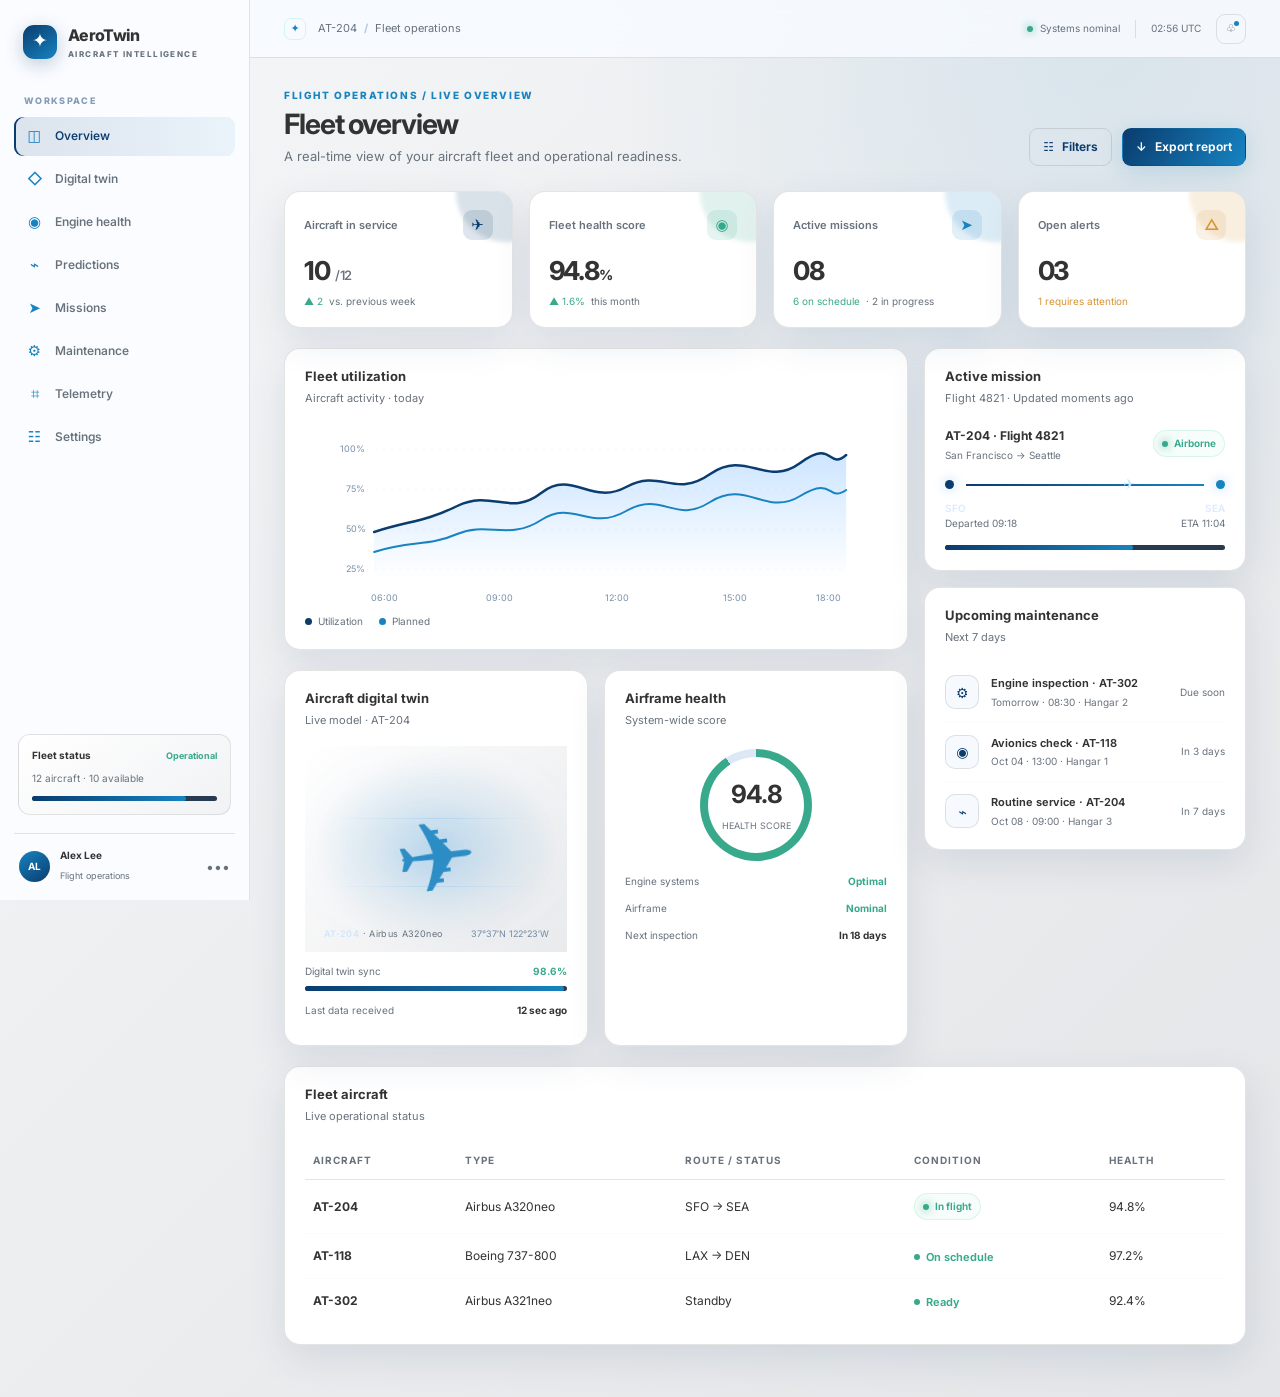
<file: index.html>
<!doctype html>
<html lang="en">
    <head>
        <meta charset="utf-8">
        <meta name="viewport" content="width=device-width, initial-scale=1">
        <meta name="theme-color" content="#08111f">
        <meta name="description" content="AeroTwin aircraft digital twin and fleet intelligence workspace">
        <title>AeroTwin · Fleet intelligence</title>
        <link rel="preconnect" href="https://fonts.googleapis.com">
        <link rel="preconnect" href="https://fonts.gstatic.com" crossorigin>
        <link href="https://fonts.googleapis.com/css2?family=Inter:wght@400;500;600;700;800&display=swap" rel="stylesheet">
        <link rel="stylesheet" href="css/main.css">
        <link rel="stylesheet" href="css/sidebar.css">
        <link rel="stylesheet" href="css/dashboard.css">
        <link rel="stylesheet" href="css/charts.css">
        <link rel="stylesheet" href="css/responsive.css">
    </head>
    <body data-page="dashboard" data-root="true">
        <script src="js/app.js"></script>
        <script src="js/dashboard.js"></script>
    </body>
</html>
</file>
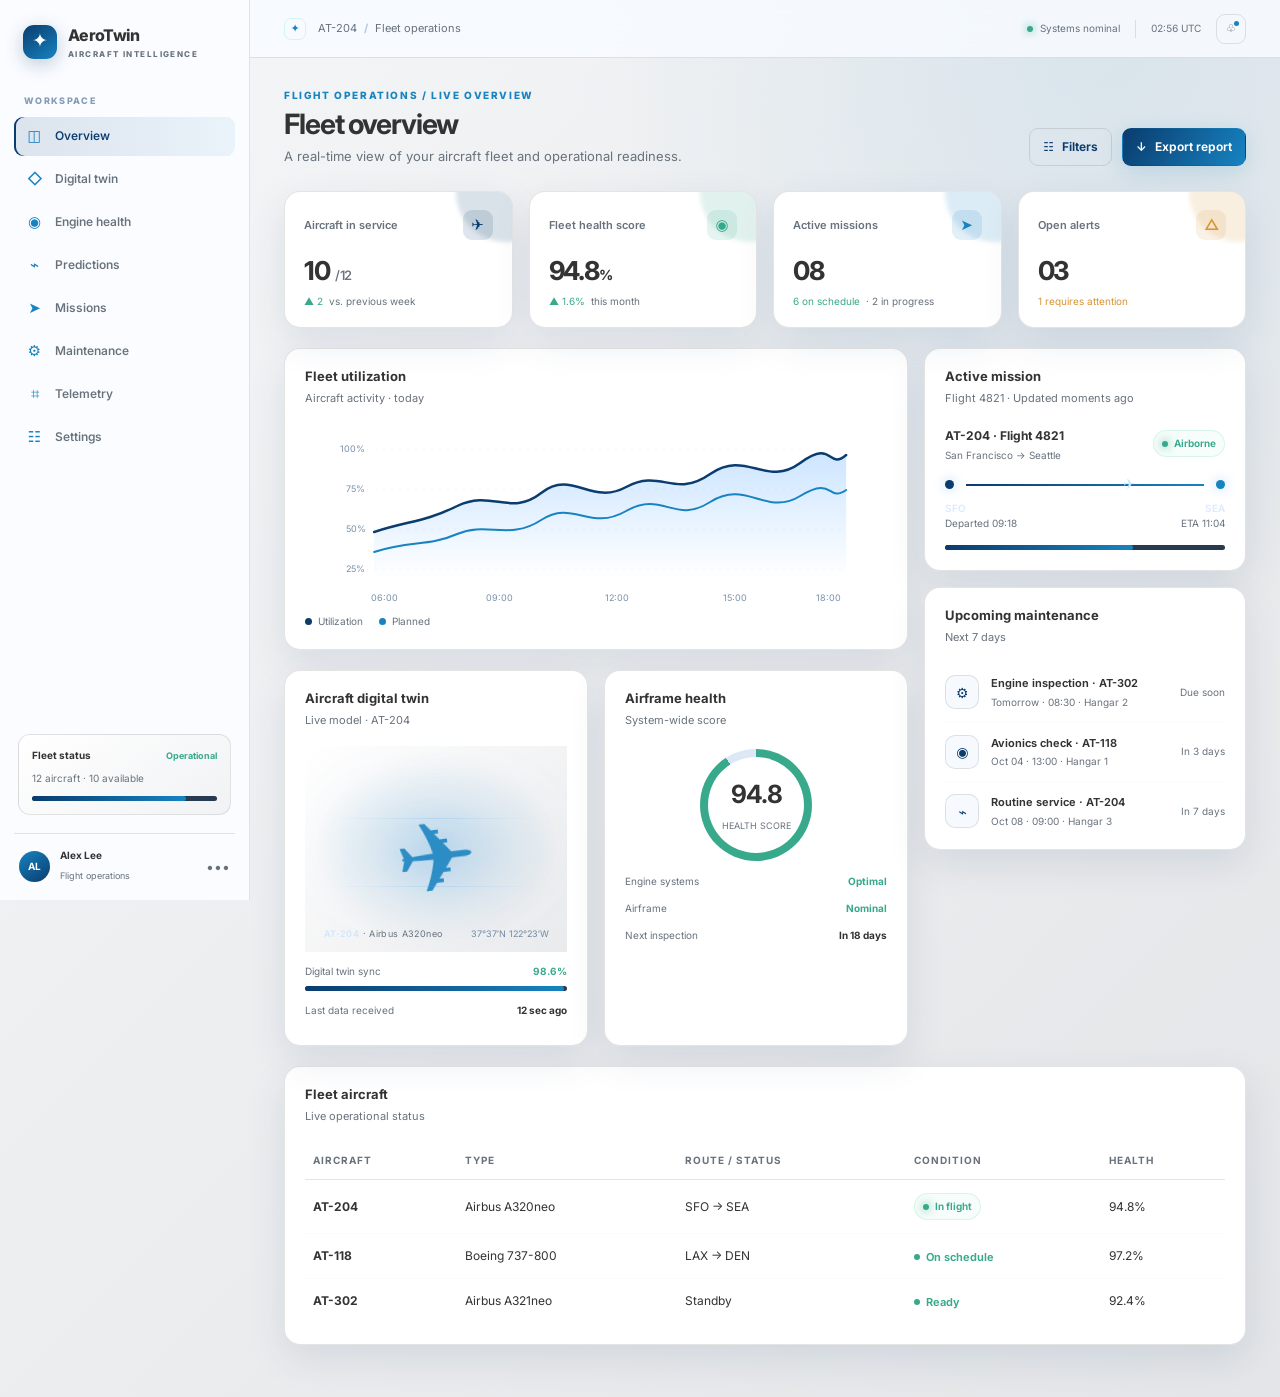
<file: pages/dashboard.html>
<!doctype html>
<html lang="en"><head><meta charset="utf-8"><meta name="viewport" content="width=device-width, initial-scale=1"><meta name="theme-color" content="#08111f"><title>Fleet overview · AeroTwin</title><link rel="preconnect" href="https://fonts.googleapis.com"><link rel="preconnect" href="https://fonts.gstatic.com" crossorigin><link href="https://fonts.googleapis.com/css2?family=Inter:wght@400;500;600;700;800&display=swap" rel="stylesheet"><link rel="stylesheet" href="../css/main.css"><link rel="stylesheet" href="../css/sidebar.css"><link rel="stylesheet" href="../css/dashboard.css"><link rel="stylesheet" href="../css/charts.css"><link rel="stylesheet" href="../css/responsive.css"></head><body data-page="dashboard"><script src="../js/app.js"></script><script src="../js/dashboard.js"></script></body></html>
</file>
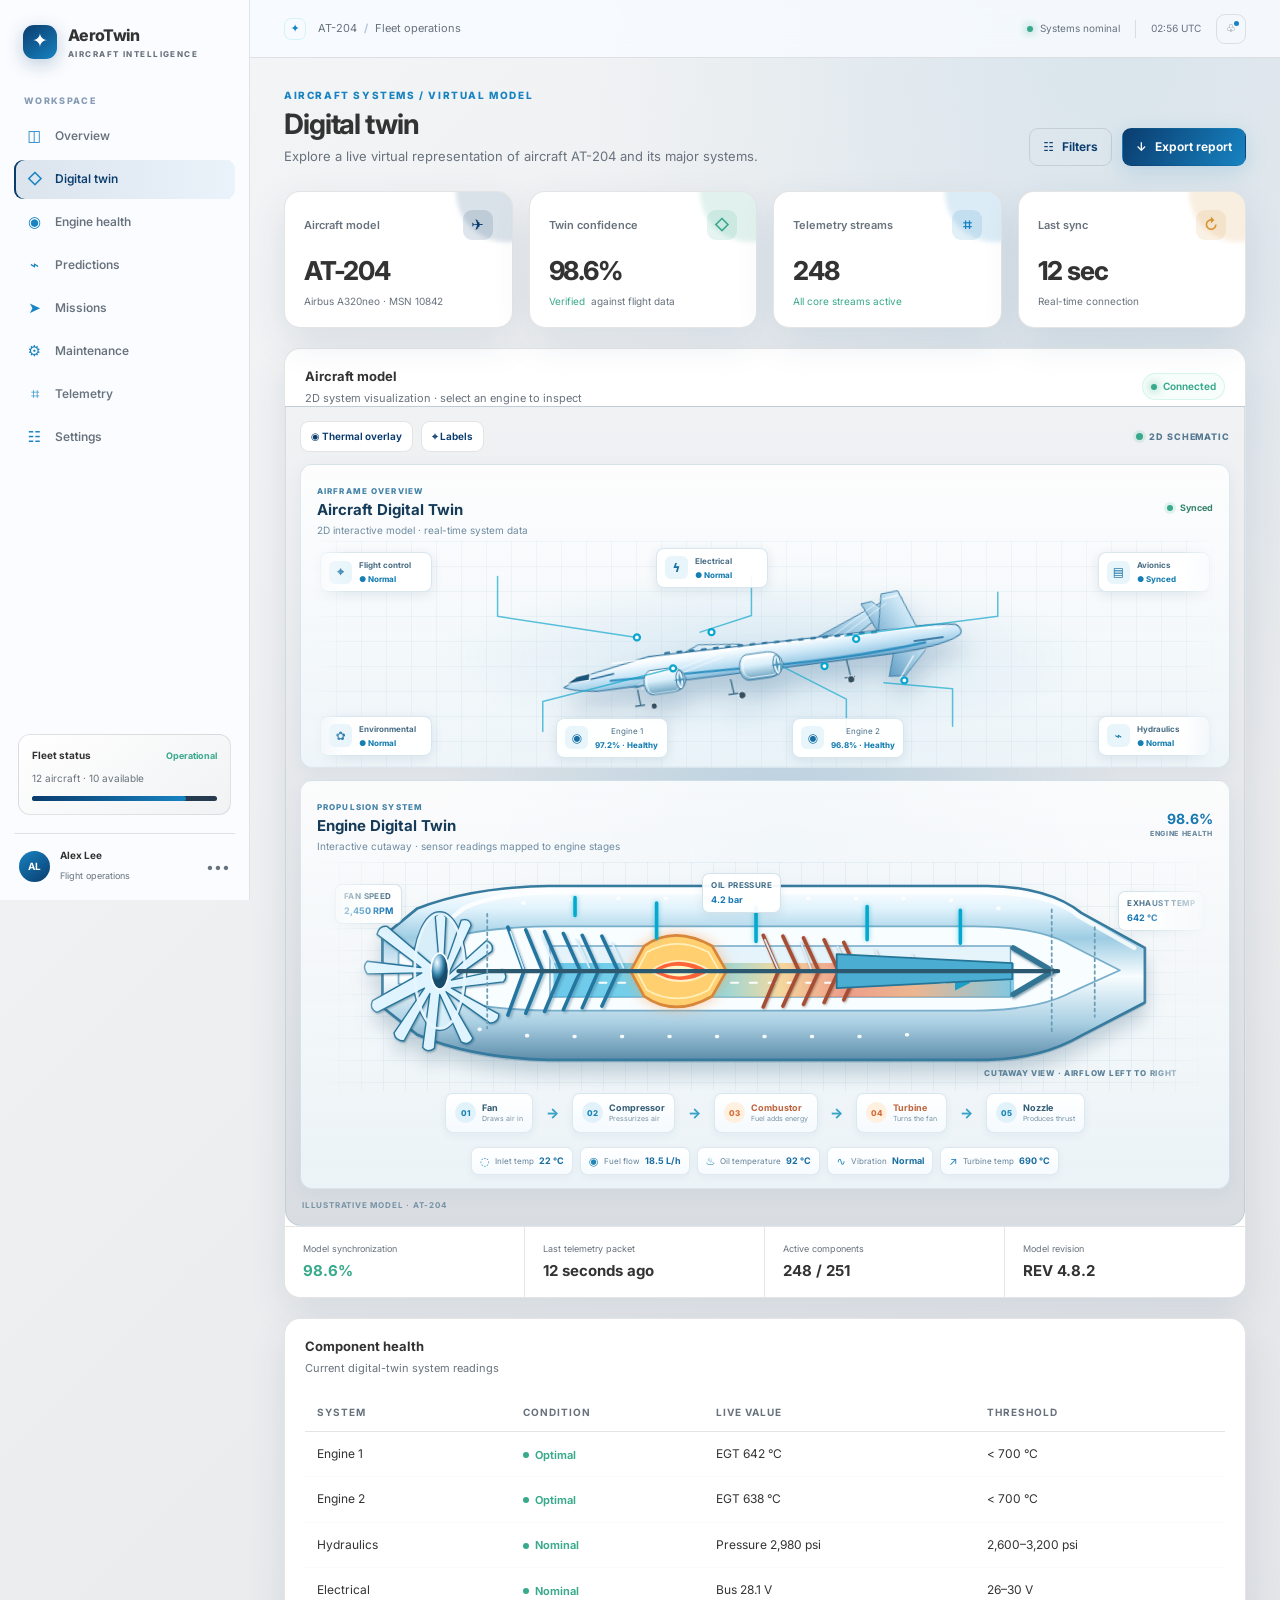
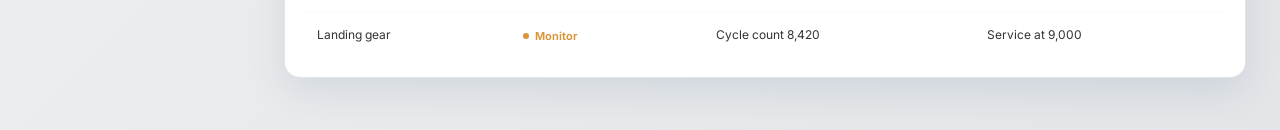
<file: pages/digital-twin.html>
<!doctype html>
<html lang="en">
    <head>
        <meta charset="utf-8">
        <meta name="viewport" content="width=device-width, initial-scale=1">
        <meta name="theme-color" content="#08111f">
        <title>Digital twin · AeroTwin</title>
        <link rel="preconnect" href="https://fonts.googleapis.com">
        <link rel="preconnect" href="https://fonts.gstatic.com" crossorigin>
        <link href="https://fonts.googleapis.com/css2?family=Inter:wght@400;500;600;700;800&display=swap" rel="stylesheet">
        <link rel="stylesheet" href="../css/main.css">
        <link rel="stylesheet" href="../css/sidebar.css">
        <link rel="stylesheet" href="../css/digital-twin.css">
        <link rel="stylesheet" href="../css/digital-twin-2d.css">
        <link rel="stylesheet" href="../css/digital-twin-callouts.css">
        <link rel="stylesheet" href="../css/charts.css">
        <link rel="stylesheet" href="../css/responsive.css">
    </head>
    <body data-page="digital-twin">
        <script src="../js/app.js"></script>
        <script src="../js/digital-twin-2d.js"></script>
    </body>
</html>
</file>
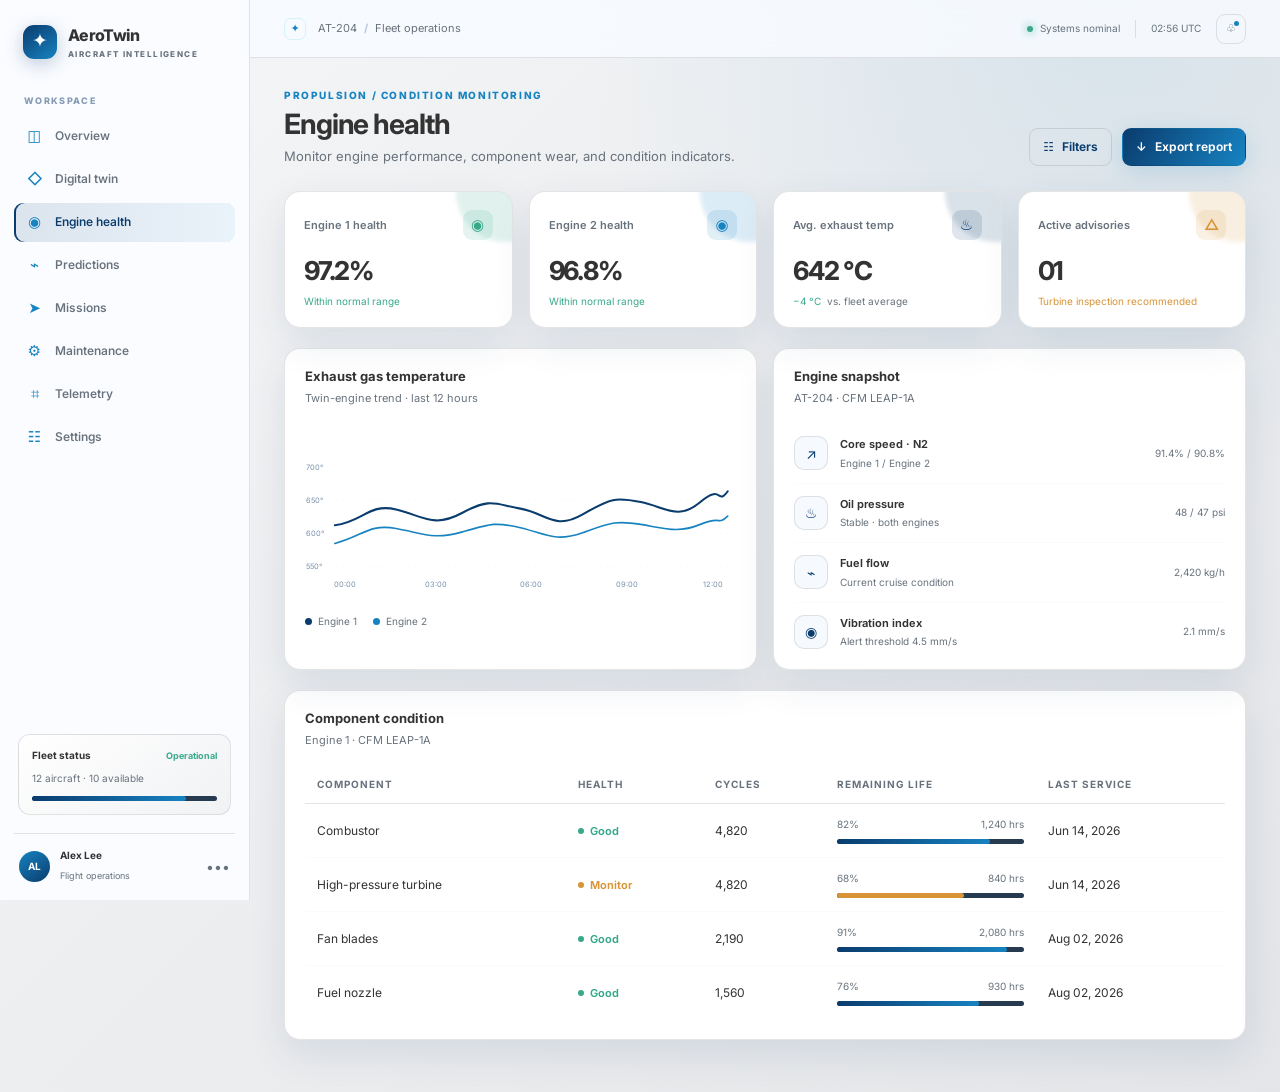
<file: pages/engine-health.html>
<!doctype html>
<html lang="en"><head><meta charset="utf-8"><meta name="viewport" content="width=device-width, initial-scale=1"><meta name="theme-color" content="#08111f"><title>Engine health · AeroTwin</title><link rel="preconnect" href="https://fonts.googleapis.com"><link rel="preconnect" href="https://fonts.gstatic.com" crossorigin><link href="https://fonts.googleapis.com/css2?family=Inter:wght@400;500;600;700;800&display=swap" rel="stylesheet"><link rel="stylesheet" href="../css/main.css"><link rel="stylesheet" href="../css/sidebar.css"><link rel="stylesheet" href="../css/charts.css"><link rel="stylesheet" href="../css/responsive.css"></head><body data-page="engine-health"><script src="../js/app.js"></script><script src="../js/engine-health.js"></script></body></html>
</file>
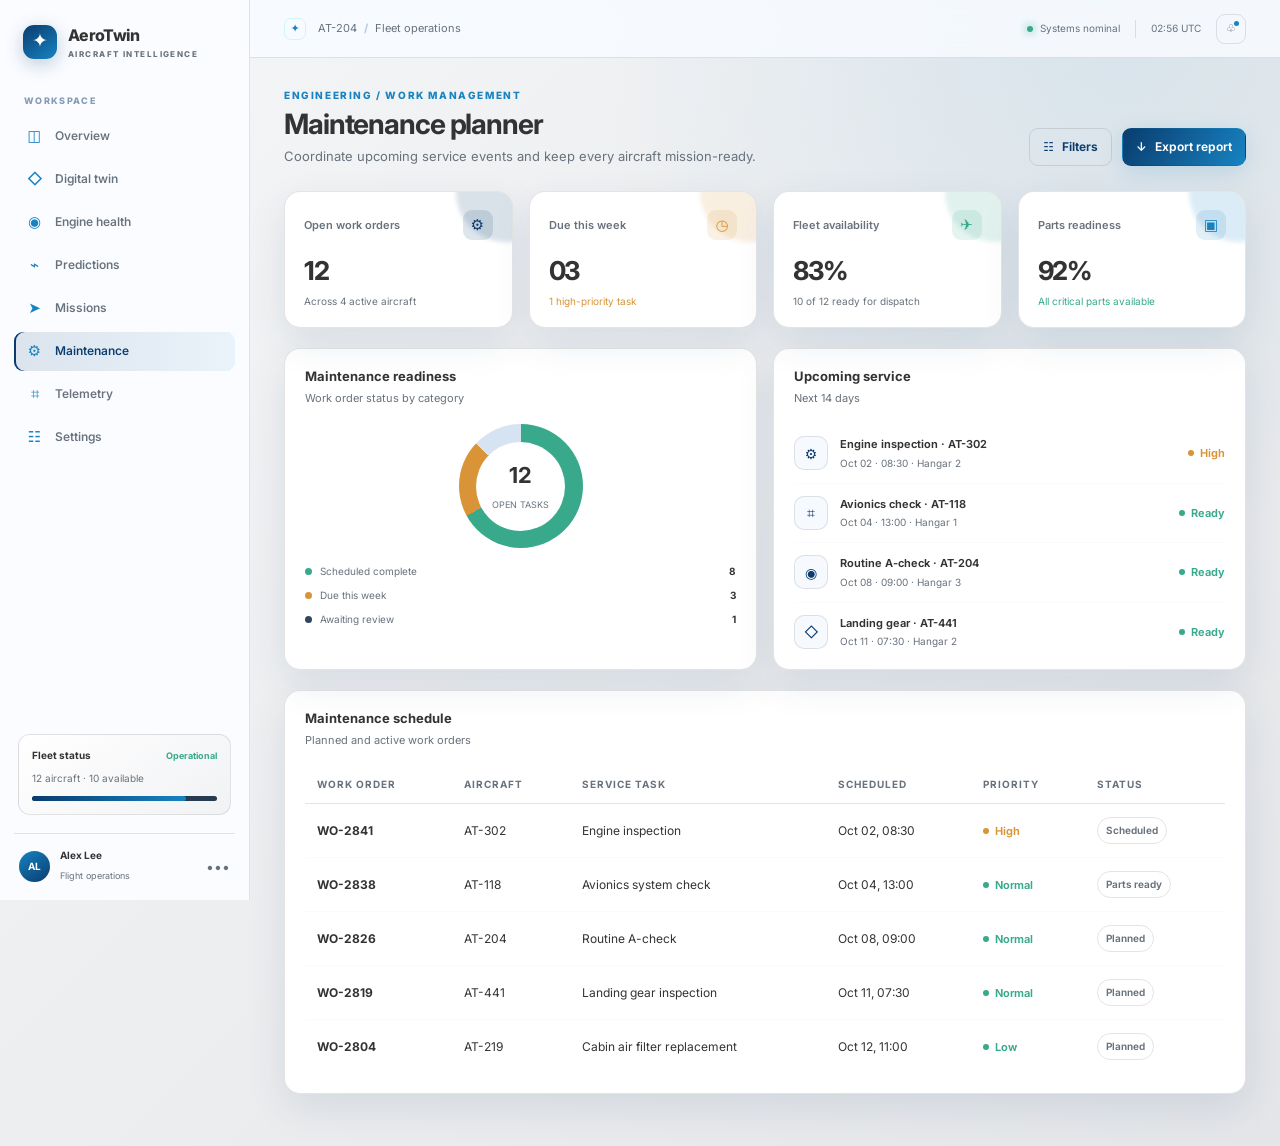
<file: pages/maintenance.html>
<!doctype html>
<html lang="en"><head><meta charset="utf-8"><meta name="viewport" content="width=device-width, initial-scale=1"><meta name="theme-color" content="#08111f"><title>Maintenance · AeroTwin</title><link rel="preconnect" href="https://fonts.googleapis.com"><link rel="preconnect" href="https://fonts.gstatic.com" crossorigin><link href="https://fonts.googleapis.com/css2?family=Inter:wght@400;500;600;700;800&display=swap" rel="stylesheet"><link rel="stylesheet" href="../css/main.css"><link rel="stylesheet" href="../css/sidebar.css"><link rel="stylesheet" href="../css/charts.css"><link rel="stylesheet" href="../css/responsive.css"></head><body data-page="maintenance"><script src="../js/app.js"></script><script src="../js/maintenance.js"></script></body></html>
</file>
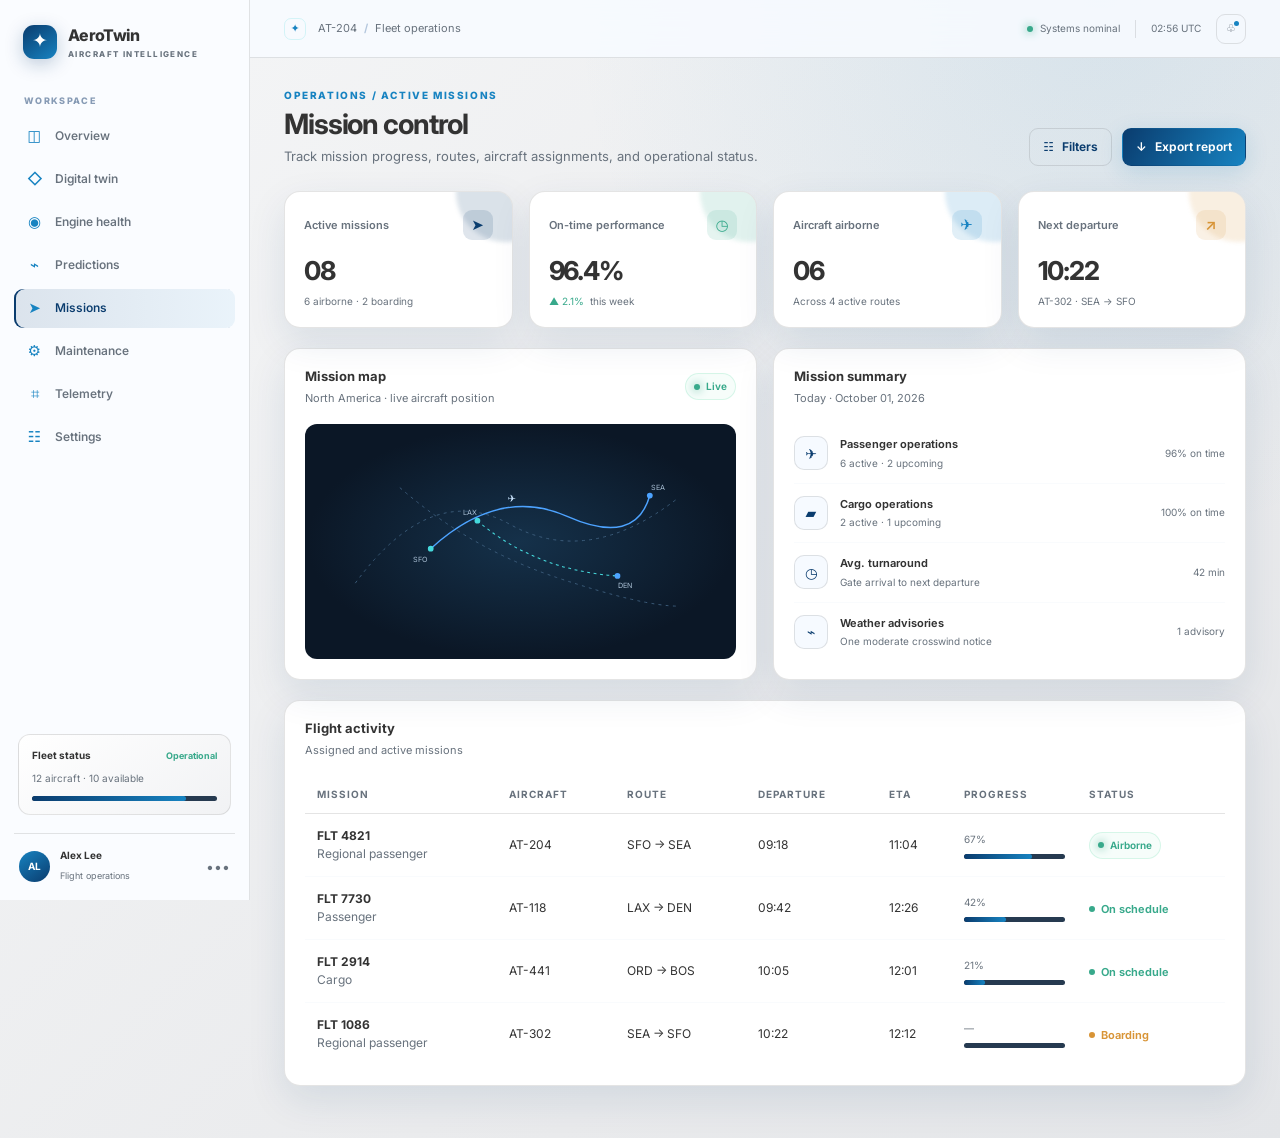
<file: pages/mission.html>
<!doctype html>
<html lang="en"><head><meta charset="utf-8"><meta name="viewport" content="width=device-width, initial-scale=1"><meta name="theme-color" content="#08111f"><title>Missions · AeroTwin</title><link rel="preconnect" href="https://fonts.googleapis.com"><link rel="preconnect" href="https://fonts.gstatic.com" crossorigin><link href="https://fonts.googleapis.com/css2?family=Inter:wght@400;500;600;700;800&display=swap" rel="stylesheet"><link rel="stylesheet" href="../css/main.css"><link rel="stylesheet" href="../css/sidebar.css"><link rel="stylesheet" href="../css/charts.css"><link rel="stylesheet" href="../css/responsive.css"></head><body data-page="mission"><script src="../js/app.js"></script><script src="../js/mission.js"></script></body></html>
</file>
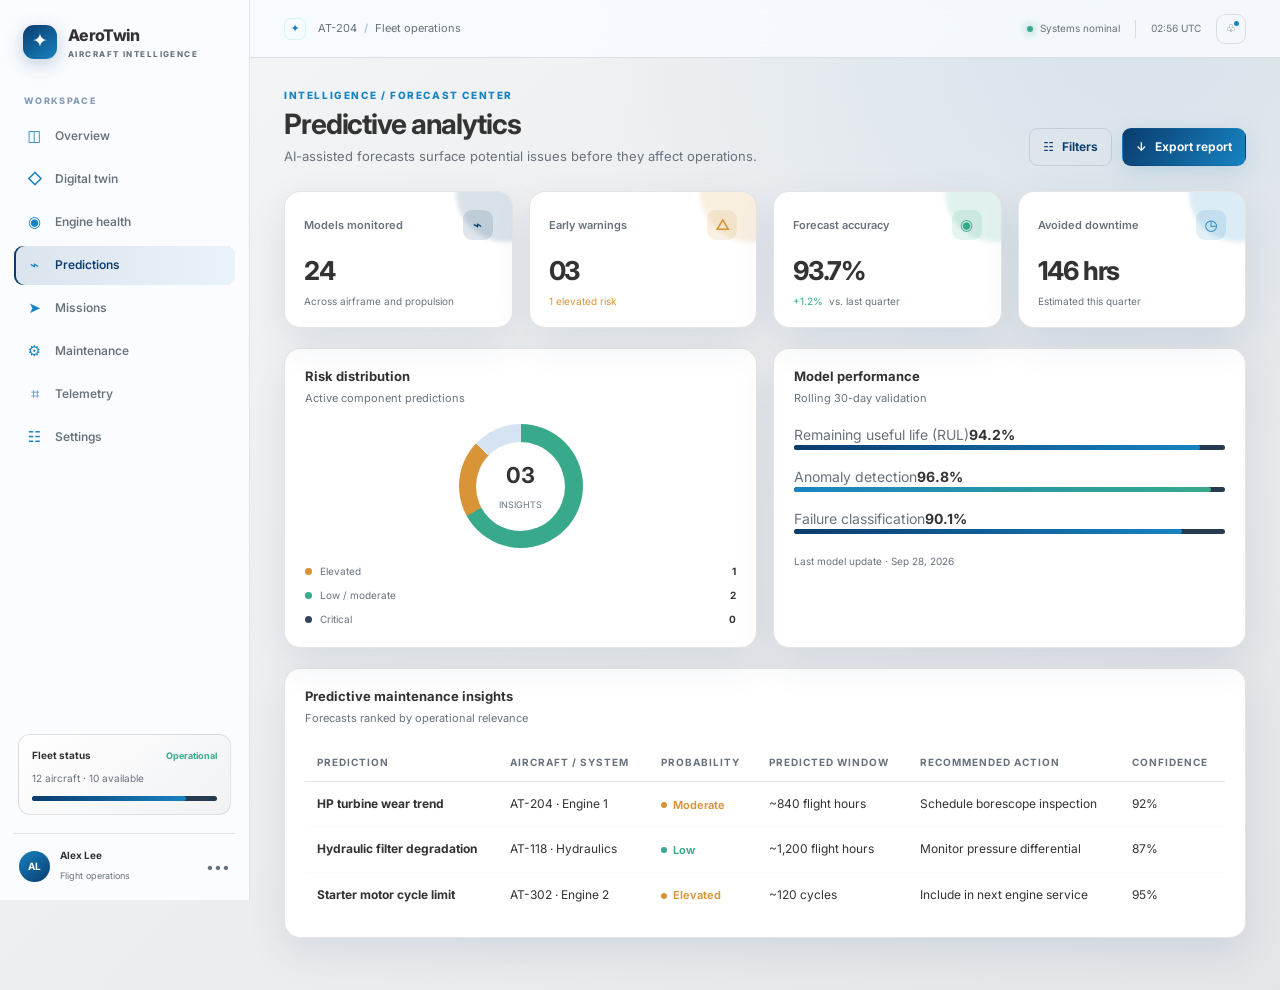
<file: pages/predictions.html>
<!doctype html>
<html lang="en"><head><meta charset="utf-8"><meta name="viewport" content="width=device-width, initial-scale=1"><meta name="theme-color" content="#08111f"><title>Predictions · AeroTwin</title><link rel="preconnect" href="https://fonts.googleapis.com"><link rel="preconnect" href="https://fonts.gstatic.com" crossorigin><link href="https://fonts.googleapis.com/css2?family=Inter:wght@400;500;600;700;800&display=swap" rel="stylesheet"><link rel="stylesheet" href="../css/main.css"><link rel="stylesheet" href="../css/sidebar.css"><link rel="stylesheet" href="../css/charts.css"><link rel="stylesheet" href="../css/responsive.css"></head><body data-page="predictions"><script src="../js/app.js"></script><script src="../js/predictions.js"></script></body></html>
</file>
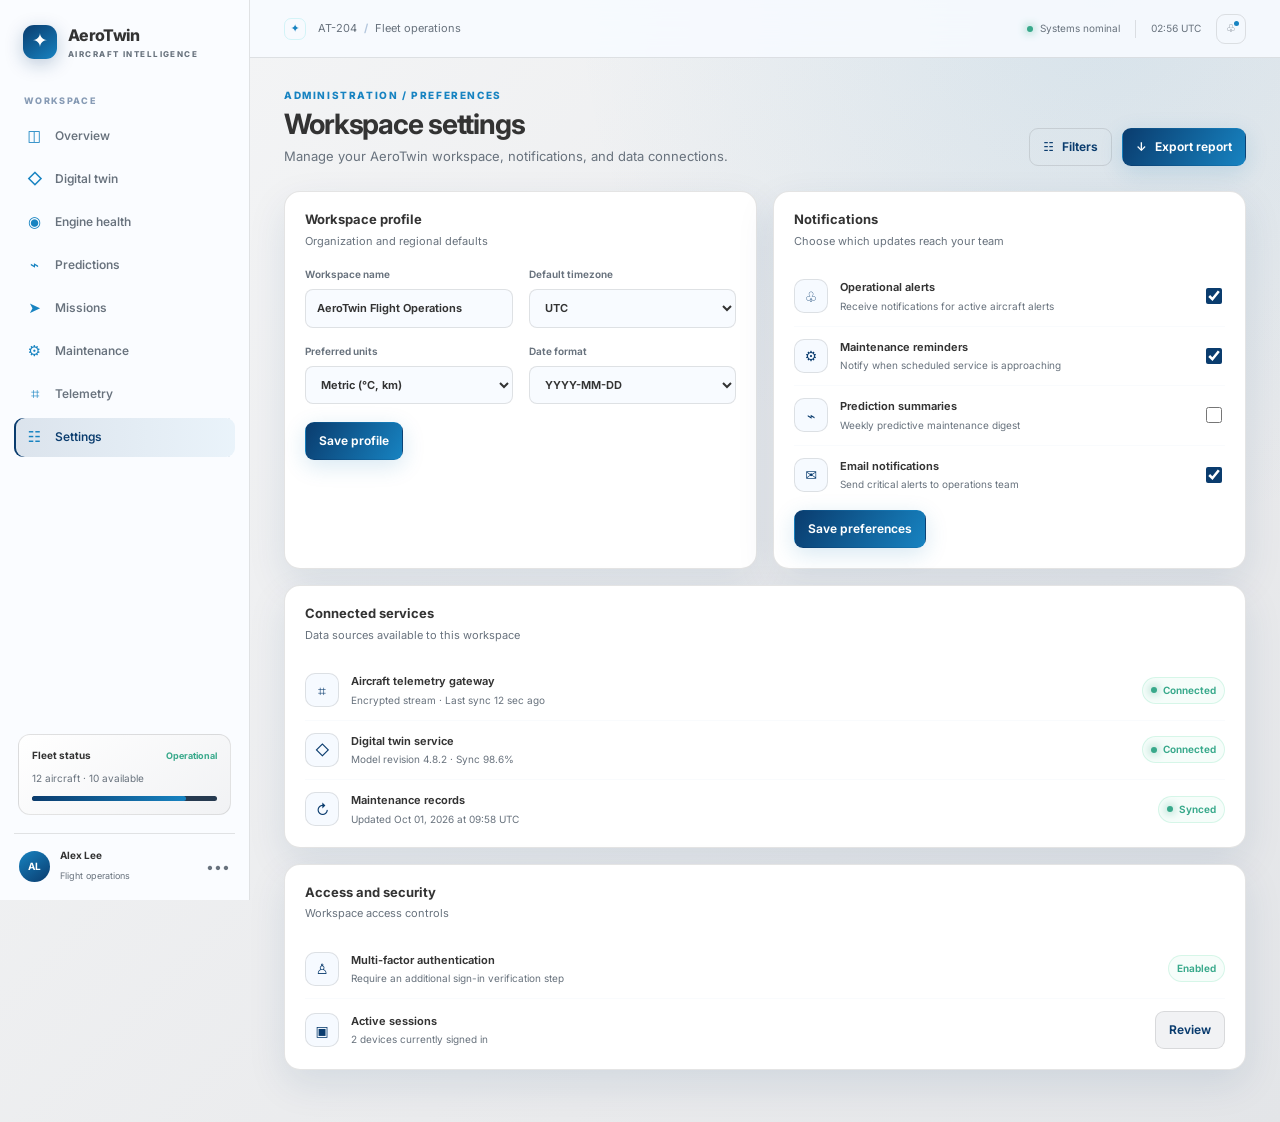
<file: pages/settings.html>
<!doctype html>
<html lang="en"><head><meta charset="utf-8"><meta name="viewport" content="width=device-width, initial-scale=1"><meta name="theme-color" content="#08111f"><title>Settings · AeroTwin</title><link rel="preconnect" href="https://fonts.googleapis.com"><link rel="preconnect" href="https://fonts.gstatic.com" crossorigin><link href="https://fonts.googleapis.com/css2?family=Inter:wght@400;500;600;700;800&display=swap" rel="stylesheet"><link rel="stylesheet" href="../css/main.css"><link rel="stylesheet" href="../css/sidebar.css"><link rel="stylesheet" href="../css/responsive.css"></head><body data-page="settings"><script src="../js/app.js"></script><script src="../js/settings.js"></script></body></html>
</file>
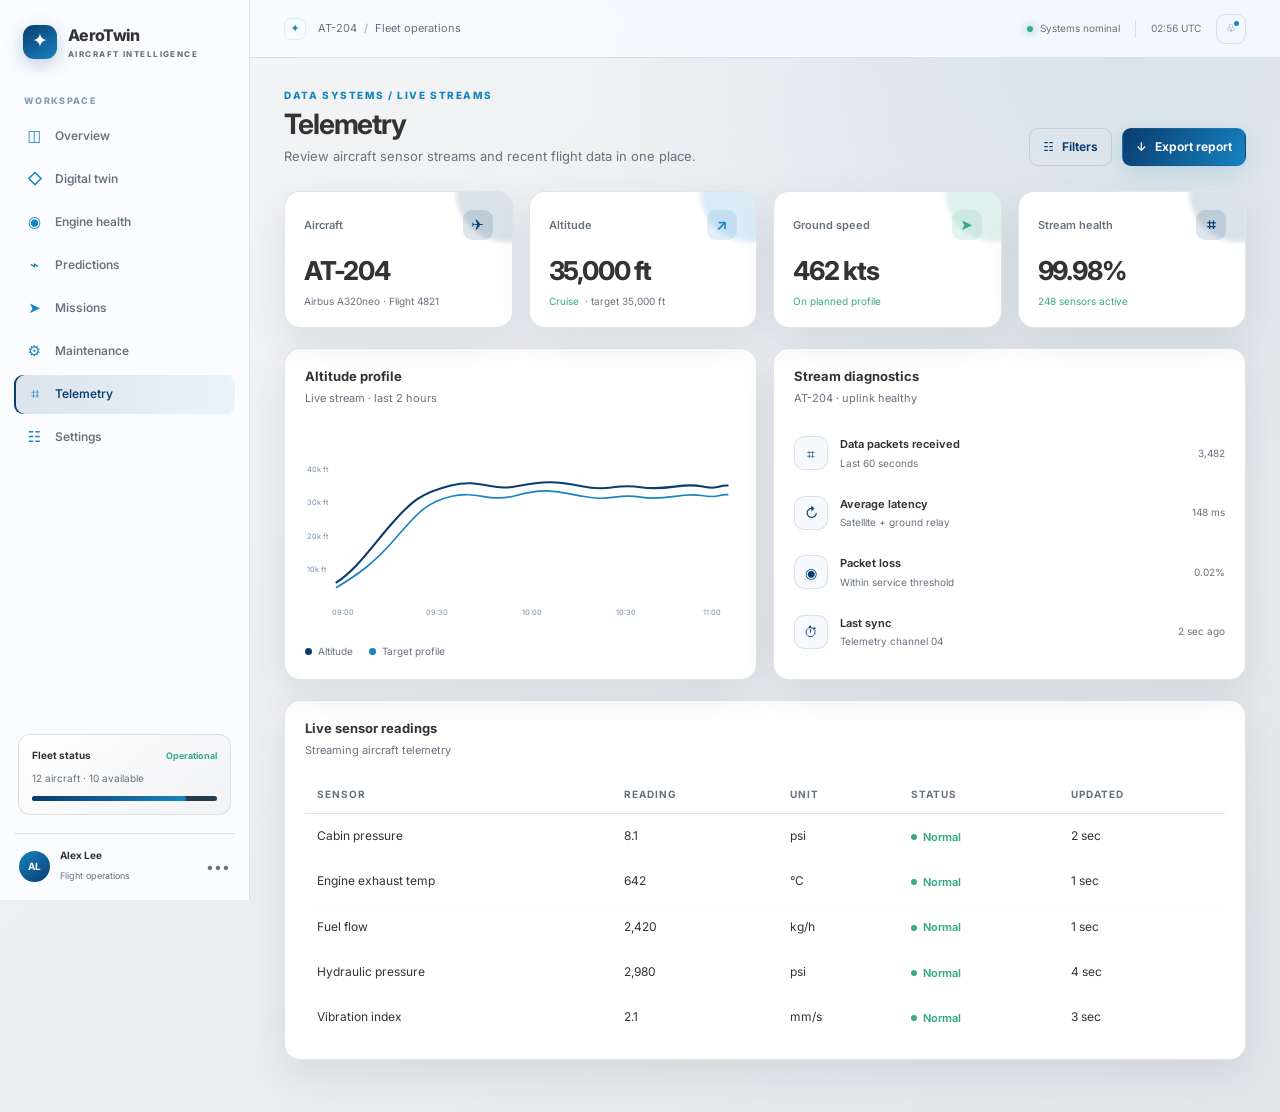
<file: pages/telemetry.html>
<!doctype html>
<html lang="en"><head><meta charset="utf-8"><meta name="viewport" content="width=device-width, initial-scale=1"><meta name="theme-color" content="#08111f"><title>Telemetry · AeroTwin</title><link rel="preconnect" href="https://fonts.googleapis.com"><link rel="preconnect" href="https://fonts.gstatic.com" crossorigin><link href="https://fonts.googleapis.com/css2?family=Inter:wght@400;500;600;700;800&display=swap" rel="stylesheet"><link rel="stylesheet" href="../css/main.css"><link rel="stylesheet" href="../css/sidebar.css"><link rel="stylesheet" href="../css/charts.css"><link rel="stylesheet" href="../css/responsive.css"></head><body data-page="telemetry"><script src="../js/app.js"></script><script src="../js/telemetry.js"></script></body></html>
</file>
<file: css/main.css>
:root{--bg:#08111f;--surface:#0d1929;--surface-2:#122238;--surface-3:#172a42;--line:rgba(163,190,222,.12);--text:#edf5ff;--muted:#8ba1bb;--blue:#4da3ff;--cyan:#45d8db;--green:#55d6a1;--amber:#f7bb61;--red:#ff7181;--radius:16px;--shadow:0 18px 46px rgba(0,0,0,.22);font-family:Inter,ui-sans-serif,system-ui,-apple-system,BlinkMacSystemFont,"Segoe UI",sans-serif;color-scheme:dark}*{box-sizing:border-box}body{margin:0;min-width:320px;background:radial-gradient(ellipse at 68% -12%,rgba(41,105,170,.17),transparent 38%),var(--bg);color:var(--text);font-size:14px;line-height:1.5}button,input,select{font:inherit}button{color:inherit}a{color:inherit;text-decoration:none}.app-shell{min-height:100vh}.main-area{margin-left:250px;min-height:100vh}.content-wrap{max-width:1600px;margin:0 auto;padding:30px 34px 52px}.page-heading{display:flex;align-items:flex-end;justify-content:space-between;gap:20px;margin:0 0 25px}.eyebrow{color:var(--cyan);font-size:10px;font-weight:800;letter-spacing:.16em;text-transform:uppercase}.page-heading h1{font-size:28px;line-height:1.2;letter-spacing:-.04em;margin:5px 0 5px}.page-heading p{color:var(--muted);margin:0;font-size:13px}.heading-actions{display:flex;align-items:center;gap:10px}.btn{display:inline-flex;align-items:center;justify-content:center;gap:8px;padding:9px 13px;border:1px solid var(--line);border-radius:9px;background:var(--surface-2);font-size:12px;font-weight:650;cursor:pointer;transition:.18s ease}.btn:hover{border-color:rgba(77,163,255,.55);background:#18304b;transform:translateY(-1px)}.btn-primary{background:linear-gradient(120deg,#287bd5,#35a6c5);border-color:transparent;color:white;box-shadow:0 6px 22px #167ab42c}.btn-quiet{background:transparent}.panel{background:linear-gradient(145deg,rgba(16,31,50,.96),rgba(12,24,39,.98));border:1px solid var(--line);border-radius:var(--radius);box-shadow:var(--shadow)}.panel-head{display:flex;align-items:center;justify-content:space-between;gap:14px;padding:18px 20px 0}.panel-title{font-size:13px;font-weight:700;margin:0}.panel-subtitle{font-size:11px;color:var(--muted);margin:3px 0 0}.panel-body{padding:18px 20px 20px}.grid{display:grid;gap:16px}.grid-4{grid-template-columns:repeat(4,minmax(0,1fr))}.grid-3{grid-template-columns:repeat(3,minmax(0,1fr))}.grid-2{grid-template-columns:repeat(2,minmax(0,1fr))}.metric-card{padding:18px 19px;position:relative;overflow:hidden}.metric-card:after{content:"";position:absolute;width:100px;height:100px;border-radius:50%;right:-44px;top:-50px;background:var(--glow,rgba(77,163,255,.1));filter:blur(2px)}.metric-top{display:flex;align-items:center;justify-content:space-between;color:var(--muted);font-size:11px;font-weight:600}.metric-icon{width:30px;height:30px;border-radius:9px;display:grid;place-items:center;color:var(--accent,var(--blue));background:color-mix(in srgb,var(--accent,var(--blue)) 13%,transparent);font-size:15px}.metric-value{font-size:26px;letter-spacing:-.045em;font-weight:740;margin:11px 0 4px}.metric-foot{display:flex;align-items:center;gap:6px;color:var(--muted);font-size:10px}.positive{color:var(--green)}.warning{color:var(--amber)}.negative{color:var(--red)}.tag{display:inline-flex;align-items:center;gap:6px;padding:5px 8px;border:1px solid var(--line);border-radius:30px;font-size:10px;font-weight:650;color:var(--muted);white-space:nowrap}.tag-live{color:var(--green);border-color:#55d6a133;background:#55d6a10d}.dot{width:6px;height:6px;border-radius:50%;background:currentColor;box-shadow:0 0 10px currentColor}.table-wrap{overflow-x:auto}.data-table{width:100%;border-collapse:collapse;white-space:nowrap}.data-table th{text-align:left;color:var(--muted);font-size:10px;text-transform:uppercase;letter-spacing:.1em;font-weight:700;padding:11px 12px;border-bottom:1px solid var(--line)}.data-table td{padding:13px 12px;border-bottom:1px solid rgba(163,190,222,.07);font-size:12px}.data-table tr:last-child td{border-bottom:0}.data-table tbody tr:hover{background:rgba(77,163,255,.035)}.status{display:inline-flex;align-items:center;gap:6px;font-size:11px;font-weight:650}.status:before{content:"";width:6px;height:6px;border-radius:50%;background:currentColor}.status.good{color:var(--green)}.status.watch{color:var(--amber)}.status.alert{color:var(--red)}.progress{height:5px;background:#263a50;border-radius:8px;overflow:hidden}.progress span{height:100%;display:block;border-radius:inherit;background:linear-gradient(90deg,var(--blue),var(--cyan))}.progress-label{display:flex;justify-content:space-between;color:var(--muted);font-size:10px;margin-bottom:7px}.chart-frame{width:100%;height:190px}.chart-frame svg{width:100%;height:100%;overflow:visible}.chart-grid{stroke:rgba(169,195,224,.1);stroke-dasharray:3 5}.chart-label{fill:#7890aa;font-size:9px;font-family:inherit}.chart-line{fill:none;stroke:var(--blue);stroke-width:2.5;stroke-linecap:round;stroke-linejoin:round}.chart-area{fill:url(#areaFill)}.chart-line-alt{fill:none;stroke:var(--cyan);stroke-width:2;stroke-linecap:round;stroke-linejoin:round}.legend{display:flex;gap:16px;color:var(--muted);font-size:10px}.legend span{display:flex;align-items:center;gap:6px}.legend i{width:7px;height:7px;border-radius:50%;background:var(--blue)}.legend .cyan-dot{background:var(--cyan)}.list{display:grid;gap:0}.list-row{display:flex;align-items:center;gap:12px;padding:12px 0;border-bottom:1px solid rgba(163,190,222,.07)}.list-row:last-child{border:0;padding-bottom:0}.list-icon{flex:0 0 34px;height:34px;border:1px solid var(--line);border-radius:10px;display:grid;place-items:center;color:var(--blue);background:#4da3ff0d}.list-copy{min-width:0;flex:1}.list-copy strong{display:block;font-size:11px;font-weight:650}.list-copy small{display:block;margin-top:3px;color:var(--muted);font-size:10px}.list-meta{color:var(--muted);font-size:10px;text-align:right}.toast{position:fixed;right:24px;bottom:24px;z-index:30;padding:12px 16px;background:#1b3149;border:1px solid #4da3ff55;border-radius:10px;box-shadow:var(--shadow);font-size:12px;animation:slide-in .22s ease}.muted{color:var(--muted)}.spacer-top{margin-top:16px}.section-gap{margin-top:20px}@keyframes slide-in{from{opacity:0;transform:translateY(10px)}to{opacity:1;transform:translateY(0)}}

.topbar{height:58px;position:sticky;top:0;z-index:8;display:flex;align-items:center;justify-content:space-between;padding:0 34px;border-bottom:1px solid var(--line);background:rgba(8,17,31,.78);backdrop-filter:blur(16px)}.topbar-context,.topbar-actions{display:flex;align-items:center;gap:12px;color:#a6bad0;font-size:11px}.topbar-context b{color:#405872;margin:0 4px}.topbar-mark{width:22px;height:22px;display:grid;place-items:center;color:var(--cyan);border:1px solid #45d8db33;border-radius:7px}.topbar-actions{gap:15px}.live-status{display:flex;align-items:center;gap:7px;color:#9eb4c9;font-size:10px}.live-status .dot{color:var(--green)}.topbar-divider{height:18px;width:1px;background:var(--line)}.clock{color:#90a6bc;font-size:10px;font-variant-numeric:tabular-nums}.icon-button{position:relative;width:30px;height:30px;display:grid;place-items:center;border:1px solid var(--line);border-radius:9px;background:transparent;color:#a8bed3;cursor:pointer}.icon-button i{position:absolute;right:6px;top:6px;width:5px;height:5px;border-radius:50%;background:var(--cyan)}

.field-label{display:grid;gap:7px;color:var(--muted);font-size:10px;font-weight:650}.field-input{width:100%;padding:10px 11px;border:1px solid var(--line);border-radius:8px;background:#0a1726;color:var(--text);font-size:11px;outline:none}.field-input:focus{border-color:#4da3ff99;box-shadow:0 0 0 3px #4da3ff16}input[type=checkbox]{accent-color:var(--blue);width:16px;height:16px;cursor:pointer}.rotated{transform:rotate(3deg) scale(1.02)!important}@media(max-width:850px){.topbar{padding:0 18px}.topbar-context{gap:7px}.topbar-actions{gap:9px}}@media(max-width:580px){.topbar{height:52px;padding:0 13px}.live-status{display:none}.topbar-actions{gap:8px}.topbar-divider{display:none}.topbar-context{font-size:10px}.clock{font-size:9px}}
</file>
<file: css/sidebar.css>
.sidebar{position:fixed;inset:0 auto 0 0;width:250px;background:rgba(9,19,32,.94);border-right:1px solid var(--line);padding:23px 14px 16px;display:flex;flex-direction:column;z-index:10;backdrop-filter:blur(18px)}.brand{display:flex;align-items:center;gap:11px;padding:0 9px 27px}.brand-mark{width:34px;height:34px;display:grid;place-items:center;border-radius:11px;background:linear-gradient(145deg,#4da3ff,#38d0d2);color:#071321;font-size:19px;font-weight:900;box-shadow:0 5px 18px #2c93c055}.brand-name{font-size:16px;font-weight:780;letter-spacing:-.04em}.brand-name small{display:block;color:var(--muted);font-size:8px;letter-spacing:.18em;text-transform:uppercase;margin-top:1px}.nav-label{padding:0 10px;margin:7px 0 9px;color:#59718c;font-size:9px;font-weight:800;letter-spacing:.15em;text-transform:uppercase}.nav-list{display:grid;gap:4px}.nav-link{height:39px;padding:0 11px;display:flex;align-items:center;gap:11px;border-radius:9px;color:#91a6be;font-size:12px;font-weight:560;transition:.16s}.nav-link:hover{background:#14253a;color:#e9f4ff}.nav-link.active{color:#e9f5ff;background:linear-gradient(90deg,rgba(77,163,255,.19),rgba(77,163,255,.06));box-shadow:inset 2px 0 #4da3ff}.nav-icon{width:19px;text-align:center;font-size:15px;color:#7e9ab7}.nav-link.active .nav-icon{color:#61b4ff}.sidebar-bottom{margin-top:auto}.fleet-card{margin:12px 4px 18px;padding:13px;border:1px solid var(--line);border-radius:12px;background:linear-gradient(145deg,#11253b,#0d1c2d)}.fleet-head{display:flex;justify-content:space-between;align-items:center;font-size:10px;font-weight:700}.fleet-card p{margin:8px 0 10px;color:var(--muted);font-size:10px}.fleet-state{color:var(--green);font-size:9px}.user-card{display:flex;align-items:center;gap:10px;border-top:1px solid var(--line);padding:14px 5px 0}.user-avatar{display:grid;place-items:center;width:31px;height:31px;border-radius:50%;background:linear-gradient(145deg,#335c7c,#203a54);color:#dbedff;font-size:10px;font-weight:700}.user-info{flex:1}.user-info strong{display:block;font-size:10px}.user-info small{color:var(--muted);font-size:9px}.user-menu{color:var(--muted)}
</file>
<file: css/dashboard.css>
.dashboard-layout{display:grid;grid-template-columns:minmax(0,1.65fr) minmax(260px,.85fr);gap:16px}.dashboard-layout .panel{min-width:0}.aircraft-visual{height:206px;position:relative;overflow:hidden;background:radial-gradient(ellipse at center,rgba(34,99,150,.19),transparent 65%)}.aircraft-visual:before,.aircraft-visual:after{content:"";position:absolute;left:10%;right:10%;height:1px;background:linear-gradient(90deg,transparent,#4da3ff2e,transparent)}.aircraft-visual:before{top:35%}.aircraft-visual:after{top:68%}.plane-silhouette{position:absolute;inset:15px 10px 0;display:grid;place-items:center;font-size:98px;color:#6faee9;transform:rotate(-7deg);filter:drop-shadow(0 0 22px #4da3ff40);opacity:.88}.aircraft-glow{position:absolute;width:190px;height:90px;border-radius:50%;left:50%;top:48%;transform:translate(-50%,-50%);background:#318fce1f;filter:blur(32px)}.twin-label{position:absolute;left:19px;bottom:12px;color:var(--muted);font-size:9px;letter-spacing:.04em}.twin-label strong{color:#cfe6ff;font-weight:600}.twin-coord{position:absolute;right:18px;bottom:12px;color:#7189a4;font-size:9px}.health-ring{width:112px;height:112px;border-radius:50%;display:grid;place-items:center;margin:3px auto 13px;background:conic-gradient(var(--green) 0 91%,#26394d 91% 100%);position:relative}.health-ring:after{content:"";position:absolute;inset:8px;border-radius:50%;background:#102036}.health-ring-content{position:relative;z-index:1;text-align:center}.health-ring-content strong{display:block;font-size:25px;letter-spacing:-.05em}.health-ring-content small{font-size:9px;color:var(--muted)}.component-line{display:flex;justify-content:space-between;align-items:center;font-size:10px;margin:12px 0 7px}.component-line span:first-child{color:#a7bad0}.component-line strong{font-size:10px}.sparkline{width:78px;height:25px}.sparkline path{fill:none;stroke:var(--cyan);stroke-width:2}.mission-route{display:flex;align-items:center;gap:12px}.route-point{width:9px;height:9px;border-radius:50%;background:var(--blue);box-shadow:0 0 12px #4da3ff77}.route-track{height:2px;flex:1;background:linear-gradient(90deg,var(--blue),var(--cyan));position:relative}.route-track:after{content:"✈";position:absolute;left:66%;top:-11px;color:#c5e9ff;font-size:14px}.route-info{display:flex;justify-content:space-between;margin-top:12px;color:var(--muted);font-size:10px}.route-info strong{color:#dceaff;font-weight:600}.dashboard-table .data-table th,.dashboard-table .data-table td{padding-left:8px;padding-right:8px}.trend{font-size:10px;color:var(--green)}.trend.down{color:var(--amber)}
</file>
<file: css/charts.css>
.chart-tooltip{position:absolute;padding:7px 10px;border-radius:7px;border:1px solid var(--line);background:#172b41;color:var(--text);font-size:10px;pointer-events:none;box-shadow:var(--shadow)}.chart-bars{height:145px;display:flex;align-items:flex-end;gap:9px;padding:8px 3px 0;border-bottom:1px solid var(--line)}.chart-bar-col{height:100%;display:flex;flex:1;flex-direction:column;justify-content:flex-end;align-items:center;gap:7px}.chart-bar{width:min(22px,75%);min-height:4px;border-radius:5px 5px 1px 1px;background:linear-gradient(180deg,var(--cyan),#3988d5);opacity:.86;transition:height .35s}.chart-bar:hover{opacity:1;filter:brightness(1.2)}.chart-bar-label{color:var(--muted);font-size:9px}.donut{width:124px;height:124px;margin:auto;border-radius:50%;display:grid;place-items:center;background:conic-gradient(var(--green) 0 67%,var(--amber) 67% 87%,#31465c 87%)}.donut:before{content:"";width:89px;height:89px;border-radius:50%;grid-area:1/1;background:var(--surface)}.donut-content{grid-area:1/1;z-index:1;text-align:center}.donut-content strong{display:block;font-size:22px}.donut-content small{font-size:9px;color:var(--muted)}.chart-key{display:grid;gap:9px;margin-top:16px}.chart-key-row{display:flex;align-items:center;gap:8px;color:var(--muted);font-size:10px}.chart-key-row i{width:7px;height:7px;border-radius:50%;background:var(--key,var(--green))}.chart-key-row b{margin-left:auto;color:var(--text);font-size:10px}
</file>
<file: css/responsive.css>
@import "palette-theme.css";

@media(max-width:1180px){.grid-4{grid-template-columns:repeat(2,minmax(0,1fr))}.dashboard-layout{grid-template-columns:minmax(0,1.3fr) minmax(250px,.8fr)}.content-wrap{padding:27px 24px 44px}}@media(max-width:850px){.sidebar{width:70px;padding:18px 9px}.brand{justify-content:center;padding:0 0 25px}.brand-name,.brand .brand-mark+span,.nav-label,.nav-link .nav-text,.fleet-card,.user-info,.user-menu{display:none}.brand-mark{flex:0 0 36px}.nav-link{justify-content:center;padding:0;height:42px}.nav-icon{font-size:17px}.user-card{justify-content:center;padding:14px 0 0}.main-area{margin-left:70px}.content-wrap{padding:24px 18px 38px}.dashboard-layout{grid-template-columns:1fr}.grid-3{grid-template-columns:repeat(2,minmax(0,1fr))}}@media(max-width:580px){.content-wrap{padding:20px 13px 30px}.page-heading{align-items:flex-start;flex-direction:column;margin-bottom:19px}.page-heading h1{font-size:24px}.heading-actions{width:100%}.grid-4,.grid-3,.grid-2{grid-template-columns:1fr}.heading-actions .btn{flex:1}.twin-kpis{grid-template-columns:repeat(2,1fr)}.twin-kpi:nth-child(2){border-right:0}.twin-kpi:nth-child(-n+2){border-bottom:1px solid var(--line)}.twin-stage{height:280px}.twin-plane{font-size:120px}.plane-silhouette{font-size:80px}.data-table td{padding:11px 9px}.panel-head{padding:15px 15px 0}.panel-body{padding:15px}.dashboard-layout{gap:12px}.section-gap{margin-top:13px}}
</file>
<file: css/digital-twin.css>
.twin-stage{height:360px;position:relative;overflow:hidden;border-radius:0 0 var(--radius) var(--radius);background:radial-gradient(ellipse at 52% 53%,rgba(28,93,139,.23),transparent 47%),linear-gradient(180deg,#0d1d30,#091522)}.twin-stage:before{content:"";position:absolute;inset:0;background-image:linear-gradient(rgba(95,151,194,.045) 1px,transparent 1px),linear-gradient(90deg,rgba(95,151,194,.045) 1px,transparent 1px);background-size:35px 35px;mask-image:linear-gradient(transparent,#000 25%,#000 82%,transparent)}.twin-plane{position:absolute;inset:0;display:grid;place-items:center;font-size:170px;color:#79b8ef;transform:rotate(-8deg);filter:drop-shadow(0 0 30px rgba(59,156,220,.35));animation:float 5s ease-in-out infinite}.twin-axis{position:absolute;left:50%;top:49%;width:280px;height:130px;border:1px solid #55bce344;border-radius:50%;transform:translate(-50%,-50%) rotate(-18deg)}.twin-axis:after{content:"";position:absolute;inset:16px 40px;border:1px dashed #55bce326;border-radius:50%}.twin-pin{position:absolute;padding:6px 9px;border:1px solid #4da3ff4c;background:#0b1c2ee8;border-radius:7px;color:#a9d7ff;font-size:9px}.pin-engine{left:64%;top:57%}.pin-wing{left:24%;top:35%}.pin-tail{left:69%;top:34%}.stage-toolbar{position:absolute;top:14px;left:16px;display:flex;gap:7px}.stage-toolbar .btn{padding:6px 9px;font-size:10px;background:#0b1c2ee8}.stage-scale{position:absolute;bottom:15px;left:17px;color:#69849d;font-size:9px}.stage-axis-label{position:absolute;bottom:15px;right:17px;color:#69849d;font-size:9px}.twin-kpis{display:grid;grid-template-columns:repeat(4,1fr);border-top:1px solid var(--line)}.twin-kpi{padding:15px 18px;border-right:1px solid var(--line)}.twin-kpi:last-child{border:0}.twin-kpi small{display:block;color:var(--muted);font-size:9px}.twin-kpi strong{display:block;margin-top:4px;font-size:15px}
</file>
<file: css/digital-twin-2d.css>
.twin-stage{height:auto;overflow:hidden;padding:14px;background:linear-gradient(180deg,#edf7fc,#e4f0f7);border:1px solid rgba(51,115,154,.15);border-radius:0 0 var(--radius) var(--radius);color:#193d59}.twin-stage:before{content:none}.stage-toolbar{position:static;display:flex;align-items:center;gap:8px;margin:0 0 12px}.stage-toolbar .btn{padding:7px 10px;background:rgba(255,255,255,.92);color:#0a3c6e;font-size:10px}.stage-toolbar .btn[aria-pressed=true]{border-color:#1783c1;background:#d7effc;color:#0a3c6e}.view-mode{display:inline-flex;align-items:center;gap:6px;margin-left:auto;color:#567a94;font-size:9px;font-weight:800;letter-spacing:.1em}.view-mode i,.visual-live i{width:7px;height:7px;border-radius:50%;background:#38a98b;box-shadow:0 0 0 3px #38a98b22}.twin-visual-panel{overflow:hidden;border:1px solid rgba(53,114,149,.15);border-radius:12px;background:linear-gradient(180deg,rgba(255,255,255,.84),rgba(240,248,252,.8));box-shadow:0 5px 18px rgba(36,87,119,.06)}.twin-visual-panel+.twin-visual-panel{margin-top:12px}.visual-heading{display:flex;align-items:center;justify-content:space-between;gap:12px;padding:13px 16px 3px}.visual-eyebrow{color:#4382a8;font-size:8px;font-weight:800;letter-spacing:.14em}.visual-heading h3{margin:2px 0 0;color:#153b59;font-size:15px;line-height:1.25}.visual-heading p{margin:3px 0 0;color:#6e8ba1;font-size:10px}.visual-live{display:inline-flex;align-items:center;gap:7px;color:#36836d;font-size:9px;font-weight:700}.visual-live i{width:6px;height:6px}.aircraft-canvas{height:181px;position:relative;display:grid;place-items:center;margin:0 10px;background-image:linear-gradient(rgba(70,139,177,.06) 1px,transparent 1px),linear-gradient(90deg,rgba(70,139,177,.06) 1px,transparent 1px);background-size:25px 25px;mask-image:linear-gradient(90deg,transparent,#000 8%,#000 92%,transparent)}.twin-aircraft{width:min(100%,850px);height:100%;overflow:visible;filter:drop-shadow(0 8px 5px rgba(31,93,131,.14))}.plane-wing,.plane-tail{fill:url(#plane-wing);stroke-width:2}.plane-body{fill:url(#plane-body);stroke-width:2.2}.cockpit-glass{fill:#19547b;stroke:#fff;stroke-width:2}.body-highlight{fill:none;stroke:#fff;stroke-width:3;opacity:.83}.cabin-windows{fill:none;stroke:#2d739d;stroke-width:5}.plane-marking{fill:none;stroke:#1c6290;stroke-width:3}.engine-cowl{fill:url(#plane-engine);stroke-width:2}.engine-inlet{fill:#e9f8ff;stroke:#286b91;stroke-width:2}.engine-blade{fill:#4892b9;stroke:none}.engine-highlight{fill:none;stroke:#fff;stroke-width:3}.gear-strut{fill:none;stroke:#3e6f8b;stroke-width:3}.gear-wheel{fill:#344e60;stroke:#f7fbff;stroke-width:2}.aircraft-label,.engine-label{position:absolute;padding:5px 8px;border:1px solid rgba(47,117,157,.2);border-radius:7px;background:rgba(255,255,255,.94);box-shadow:0 3px 10px rgba(24,74,104,.08);color:#426d88;font-size:8px;font-weight:700;letter-spacing:.05em}.aircraft-label b,.engine-label b{display:block;margin-top:2px;color:#1677b5;font-size:9px;letter-spacing:0}.label-nose{left:1%;top:17%}.label-tail{right:3%;top:10%}.label-wing{left:37%;bottom:4%}.system-callouts{display:grid;grid-template-columns:repeat(5,minmax(0,1fr));gap:7px;padding:0 14px 13px}.system-chip{min-width:0;display:flex;align-items:center;gap:8px;padding:7px 8px;border:1px solid rgba(51,115,154,.15);border-radius:8px;background:#fff;color:#264d68;text-align:left;font:inherit}.system-chip>i{flex:none;width:24px;height:24px;display:grid;place-items:center;border-radius:7px;background:#e9f5fb;color:#1677b5;font-size:13px;font-style:normal}.system-chip span{min-width:0;font-size:9px;font-weight:700}.system-chip small{display:block;overflow:hidden;margin-top:2px;color:#6c8ba1;font-size:8px;font-weight:500;text-overflow:ellipsis;white-space:nowrap}.engine-chip{cursor:pointer}.engine-chip:hover,.engine-chip[aria-pressed=true]{border-color:#1497c4;box-shadow:0 0 0 2px #29b9d51b}.engine-health{display:grid;justify-items:end;color:#1878b1}.engine-health b{font-size:14px}.engine-health small{color:#6c8ba1;font-size:7px;font-weight:800;letter-spacing:.1em}.engine-canvas{height:169px;position:relative;display:grid;place-items:center;margin:0 12px;background-image:linear-gradient(rgba(70,139,177,.055) 1px,transparent 1px),linear-gradient(90deg,rgba(70,139,177,.055) 1px,transparent 1px);background-size:24px 24px;mask-image:linear-gradient(90deg,transparent,#000 8%,#000 92%,transparent)}.twin-engine{width:min(100%,830px);height:100%;overflow:visible;filter:drop-shadow(0 7px 5px rgba(31,93,131,.13))}.engine-casing{fill:url(#engine-shell);stroke:#427e9f;stroke-width:2}.engine-inner{fill:#f7fcff;stroke:#85b3cb;stroke-width:1.5}.engine-core-flow{fill:url(#engine-core);opacity:.86}.fan-stage ellipse:first-child{fill:#d8effa;stroke:#39799d;stroke-width:2}.fan-hub{fill:#28698f;stroke:#fff;stroke-width:2}.fan-spokes,.compressor-stages,.turbine-stages{fill:none;stroke:#367b9f;stroke-width:3}.combustor{fill:#ffd58a;stroke:#c87b37;stroke-width:2}.combustion-flame{fill:#fb7244;stroke:#fff1ce;stroke-width:2}.exhaust-core{fill:#6eb8d9;stroke:#397b9f;stroke-width:2}.shaft{fill:none;stroke:#355c73;stroke-width:4}.casing-seam{fill:none;stroke:#6897b1;stroke-width:2;stroke-dasharray:4 4}.sensor-dot{fill:none;stroke:#09a9cf;stroke-width:4}.engine-label{z-index:1}.fan-label{left:2%;top:10%}.oil-label{left:42%;top:5%}.temp-label{right:1%;top:13%}.engine-callouts{display:flex;flex-wrap:wrap;justify-content:center;gap:7px;padding:0 14px 13px}.engine-callouts span{display:flex;align-items:center;gap:5px;padding:5px 8px;border:1px solid rgba(51,115,154,.14);border-radius:7px;background:#fff;color:#638198;font-size:8px}.engine-callouts i{color:#2486b6;font-size:11px;font-style:normal}.engine-callouts b{color:#176da2;font-size:9px}.stage-scale{position:static;padding:10px 2px 0;color:#7692a5;font-size:8px;font-weight:700;letter-spacing:.1em}.twin-stage.hide-labels .aircraft-label,.twin-stage.hide-labels .engine-label{opacity:0;pointer-events:none}.twin-stage.thermal-on .engine-casing{fill:#f5a25e}.twin-stage.thermal-on .plane-body,.twin-stage.thermal-on .plane-wing{fill:#e98852}.twin-stage.thermal-on .engine-core-flow{fill:#f04d39}.engine-unit{transition:filter .2s ease}.engine-unit.engine-selected{filter:drop-shadow(0 0 7px #05aeda)}.engine-unit.engine-selected .engine-cowl{stroke:#04a8ce;stroke-width:4}.twin-kpis{background:#fff;border-radius:0 0 var(--radius) var(--radius)}
@media(max-width:850px){.system-callouts{grid-template-columns:repeat(3,minmax(0,1fr))}.aircraft-canvas{height:160px}.engine-canvas{height:150px}}
@media(max-width:580px){.twin-stage{padding:9px}.stage-toolbar{gap:6px}.stage-toolbar .btn{padding:6px 8px;font-size:9px}.view-mode{font-size:8px}.visual-heading{padding:11px 11px 3px}.visual-heading h3{font-size:13px}.visual-heading p{font-size:9px}.aircraft-canvas{height:133px;margin:0 4px}.engine-canvas{height:128px;margin:0 4px}.aircraft-label,.engine-label{padding:4px 5px;font-size:6px}.aircraft-label b,.engine-label b{font-size:7px}.label-nose{left:0;top:7%}.label-tail{right:0;top:4%}.label-wing{left:34%;bottom:1%}.system-callouts{grid-template-columns:repeat(2,minmax(0,1fr));gap:5px;padding:0 8px 10px}.system-chip{padding:6px;gap:6px}.system-chip>i{width:21px;height:21px}.system-chip span{font-size:8px}.system-chip small{font-size:7px}.engine-callouts{gap:5px;padding:0 7px 10px}.engine-callouts span{font-size:7px}.engine-callouts b{font-size:8px}.stage-scale{font-size:7px}}
@media(prefers-reduced-motion:reduce){.engine-unit{transition:none}}
</file>
<file: css/digital-twin-callouts.css>
.aircraft-canvas{height:226px;isolation:isolate;mask-image:linear-gradient(90deg,transparent,#000 4%,#000 96%,transparent)}.aircraft-canvas:after{content:"";position:absolute;inset:13% 12% 10%;z-index:-1;border-radius:50%;background:radial-gradient(ellipse,rgba(48,143,195,.14),transparent 68%)}.twin-aircraft{position:relative;z-index:1;width:min(100%,970px);height:100%;filter:drop-shadow(0 9px 5px rgba(31,93,131,.2))}.aircraft-drawing .plane-body{stroke-width:2.4}.aircraft-drawing .plane-wing{stroke-width:2}.aircraft-drawing .wing-detail{fill:none;stroke:#fff;stroke-width:2;opacity:.64}.aircraft-drawing .tail-detail{fill:none;stroke:#fff;stroke-width:3;opacity:.75}.aircraft-drawing .body-livery{fill:none;stroke:#1985ba;stroke-width:5;opacity:.83}.aircraft-drawing .engine-cowl-inset{fill:none;stroke:#fff;stroke-width:2;opacity:.8}.aircraft-drawing .engine-highlight{stroke-width:4}.aircraft-connectors{position:absolute;inset:0;z-index:2;width:100%;height:100%;overflow:visible;pointer-events:none}.aircraft-connectors path{fill:none;stroke:#17a9cc;stroke-width:2;stroke-linecap:round;stroke-linejoin:round;opacity:.7}.aircraft-connectors circle{fill:#fff;stroke:#09a6ce;stroke-width:3}.aircraft-label{z-index:3;display:flex;align-items:center;gap:7px;min-width:112px;padding:6px 8px;border-color:rgba(56,124,162,.19);border-radius:8px;box-shadow:0 3px 12px rgba(34,86,116,.11);font-size:8px;font-weight:700;letter-spacing:0;text-transform:none;white-space:nowrap}.aircraft-label>i{flex:none;width:23px;height:23px;display:grid;place-items:center;border-radius:6px;background:#e8f5fb;color:#176fa4;font-size:12px;font-style:normal}.aircraft-label span{color:#486d85;font-size:8px}.aircraft-label b{margin-top:2px;color:#157eb3;font-size:8px;font-weight:750}.label-flight{left:1%;top:5%}.label-electrical{left:38%;top:3%}.label-avionics{right:1%;top:5%}.label-environment{left:1%;bottom:5%}.label-engine-one{left:27%;bottom:4%;cursor:pointer;font:inherit}.label-engine-two{left:53%;bottom:4%;cursor:pointer;font:inherit}.label-hydraulics{right:1%;bottom:5%}.aircraft-label.engine-chip:hover,.aircraft-label.engine-chip[aria-pressed=true]{border-color:#08a5c9;box-shadow:0 0 0 3px rgba(8,165,201,.14),0 3px 12px rgba(34,86,116,.11)}.twin-stage.hide-labels .aircraft-label{opacity:0;pointer-events:none}.twin-stage.thermal-on .aircraft-drawing .engine-cowl{fill:#f4a36e}.twin-stage.thermal-on .aircraft-drawing .plane-body{fill:#f5b16f}.engine-canvas{height:183px}.twin-engine{filter:drop-shadow(0 9px 6px rgba(31,93,131,.17))}.engine-callouts span{box-shadow:0 2px 7px rgba(34,86,116,.06)}
@media(max-width:850px){.aircraft-canvas{height:220px}.aircraft-label{min-width:105px;padding:5px 6px}.aircraft-label>i{width:20px;height:20px}.label-electrical{left:37%}.label-engine-one{left:26%}.label-engine-two{left:53%}}
@media(max-width:580px){.aircraft-canvas{height:255px;margin:0}.twin-aircraft{height:73%;align-self:center}.aircraft-connectors{height:73%;top:13.5%}.aircraft-label{min-width:95px;gap:5px;padding:4px 5px;border-radius:6px}.aircraft-label>i{width:18px;height:18px;font-size:10px}.aircraft-label span,.aircraft-label b{font-size:7px}.label-flight{left:0;top:3%}.label-electrical{left:calc(50% - 48px);top:3%}.label-avionics{right:0;top:3%}.label-environment{left:0;bottom:3%}.label-engine-one{left:calc(50% - 105px);bottom:3%}.label-engine-two{left:calc(50% + 5px);bottom:3%}.label-hydraulics{right:0;bottom:3%}.engine-canvas{height:145px}}
@media(max-width:400px){.aircraft-label{min-width:86px;padding:3px 4px}.aircraft-label>i{width:16px;height:16px}.label-electrical{left:calc(50% - 43px)}.label-engine-one{left:calc(50% - 91px)}.label-engine-two{left:calc(50% + 5px)}}

/* Increase the engine's depth cues and make the component sequence legible. */
.engine-panel .visual-heading{padding-bottom:8px}.engine-panel .visual-heading p{font-size:10px}.engine-canvas{height:229px;overflow:visible;margin:0 16px;background-image:linear-gradient(rgba(70,139,177,.07) 1px,transparent 1px),linear-gradient(90deg,rgba(70,139,177,.07) 1px,transparent 1px);background-size:22px 22px}.twin-engine{position:relative;z-index:0;width:min(100%,900px);height:100%;filter:drop-shadow(0 12px 9px rgba(22,72,105,.23))}.engine-casing-shadow{fill:#477c99;opacity:.3}.engine-casing{fill:url(#engine-shell);stroke:#367a9e;stroke-width:3}.casing-highlight{fill:none;stroke:#fff;stroke-width:5;opacity:.82}.engine-inner{fill:#f8fdff;stroke:#77aeca;stroke-width:2}.engine-flow-bed{fill:#e5f3fa;stroke:#74a9c7;stroke-width:1.5}.engine-core-flow{opacity:.58}.flow-lines{fill:none;stroke:#fff;stroke-width:2.2;stroke-dasharray:8 13;opacity:.95;animation:engine-flow 1.25s linear infinite}.fan-disc{fill:url(#fan-metal);stroke:#276889;stroke-width:3}.fan-blades{fill:#dff4ff;stroke:#26749a;stroke-width:1.5;filter:drop-shadow(1px 1px 1px #164f6d88)}.fan-hub{fill:url(#fan-metal);stroke:#f7fcff;stroke-width:2}.fan-rim{fill:none;stroke:#e9f8ff;stroke-width:3;opacity:.9}.compressor-stages{stroke:#2376a0;stroke-width:4;filter:drop-shadow(2px 2px 1px #39718b66)}.compressor-highlight,.turbine-highlight{stroke:#d9f3ff;stroke-width:2;opacity:.95}.combustor{fill:#ffcf70;stroke:#d88639;stroke-width:3;filter:drop-shadow(0 0 7px #ff9a4b88)}.combustor-liner{fill:url(#engine-hot);stroke:#fff0bb;stroke-width:2}.combustion-flame{fill:#ff6438;stroke:#fff0c4;stroke-width:2}.flame-core{fill:#fff5c5}.turbine-stages{stroke:#a54e35;stroke-width:4;filter:drop-shadow(1px 1px 1px #75483388)}.exhaust-core{fill:#4aadd1;stroke:#267597;stroke-width:2}.nozzle-rim{fill:none;stroke:#327493;stroke-width:6;filter:drop-shadow(1px 2px 1px #164c6788)}.shaft{stroke:#2c5870;stroke-width:5}.casing-seam{stroke:#6d9db6;stroke-width:2;stroke-dasharray:3 4}.casing-rivet{stroke:#fff;stroke-width:4;stroke-dasharray:1 52;opacity:.92}.sensor-dot{stroke:#05a9ce;stroke-width:4;filter:drop-shadow(0 0 3px #05a9ce88)}.engine-label{z-index:2}.fan-label{left:2%;top:10%}.oil-label{left:43%;top:5%}.temp-label{right:1%;top:13%}.engine-depth-label{position:absolute;right:4%;bottom:5%;z-index:1;color:#5b8097;font-size:8px;font-weight:800;letter-spacing:.09em}.engine-stages{display:flex;align-items:center;justify-content:center;gap:clamp(4px,1vw,14px);padding:2px 15px 12px}.engine-stages>div{min-width:0;display:grid;grid-template-columns:auto 1fr;column-gap:6px;align-items:center;padding:7px 9px;border:1px solid rgba(51,115,154,.15);border-radius:8px;background:linear-gradient(180deg,#fff,#f5fafe);box-shadow:0 3px 9px rgba(34,86,116,.06)}.engine-stages>div i{grid-row:span 2;width:21px;height:21px;display:grid;place-items:center;border-radius:50%;background:#e1f2fa;color:#1884b6;font-size:8px;font-style:normal;font-weight:800}.engine-stages>div b{color:#315a73;font-size:9px}.engine-stages>div small{color:#7892a4;font-size:7px;white-space:nowrap}.engine-stages>span{color:#37a1c6;font-weight:800}.engine-stages .hot-stage i{background:#fff0df;color:#d36c37}.engine-stages .hot-stage b{color:#bd633c}.twin-stage.thermal-on .engine-casing{fill:#f5a25e}.twin-stage.thermal-on .combustor{fill:#ff8e45}.twin-stage.thermal-on .combustion-flame{fill:#f3322a}.engine-callouts{padding-top:2px}.engine-callouts span{background:linear-gradient(180deg,#fff,#f7fbfe)}
@keyframes engine-flow{to{stroke-dashoffset:-42}}
@media(max-width:850px){.engine-canvas{height:205px}.engine-stages{gap:5px;padding-right:9px;padding-left:9px}.engine-stages>div{padding:6px 7px}.engine-stages>div b{font-size:8px}.engine-stages>div small{font-size:6px}}
@media(max-width:580px){.engine-canvas{height:173px;margin:0 6px}.engine-stages{display:grid;grid-template-columns:repeat(3,minmax(0,1fr));gap:5px;padding:2px 8px 10px}.engine-stages>span{display:none}.engine-stages>div{display:grid;grid-template-columns:auto 1fr;flex-direction:initial;align-items:center;gap:2px 6px;padding:6px 7px}.engine-stages>div i{grid-row:span 2;width:18px;height:18px;font-size:7px}.engine-stages>div b{font-size:8px}.engine-stages>div small{font-size:7px;white-space:normal;line-height:1.2}.engine-depth-label{font-size:6px}.fan-label{left:0;top:8%}.oil-label{left:calc(50% - 43px);top:2%}.temp-label{right:0;top:9%}}
@media(prefers-reduced-motion:reduce){.flow-lines{animation:none}}
</file>
